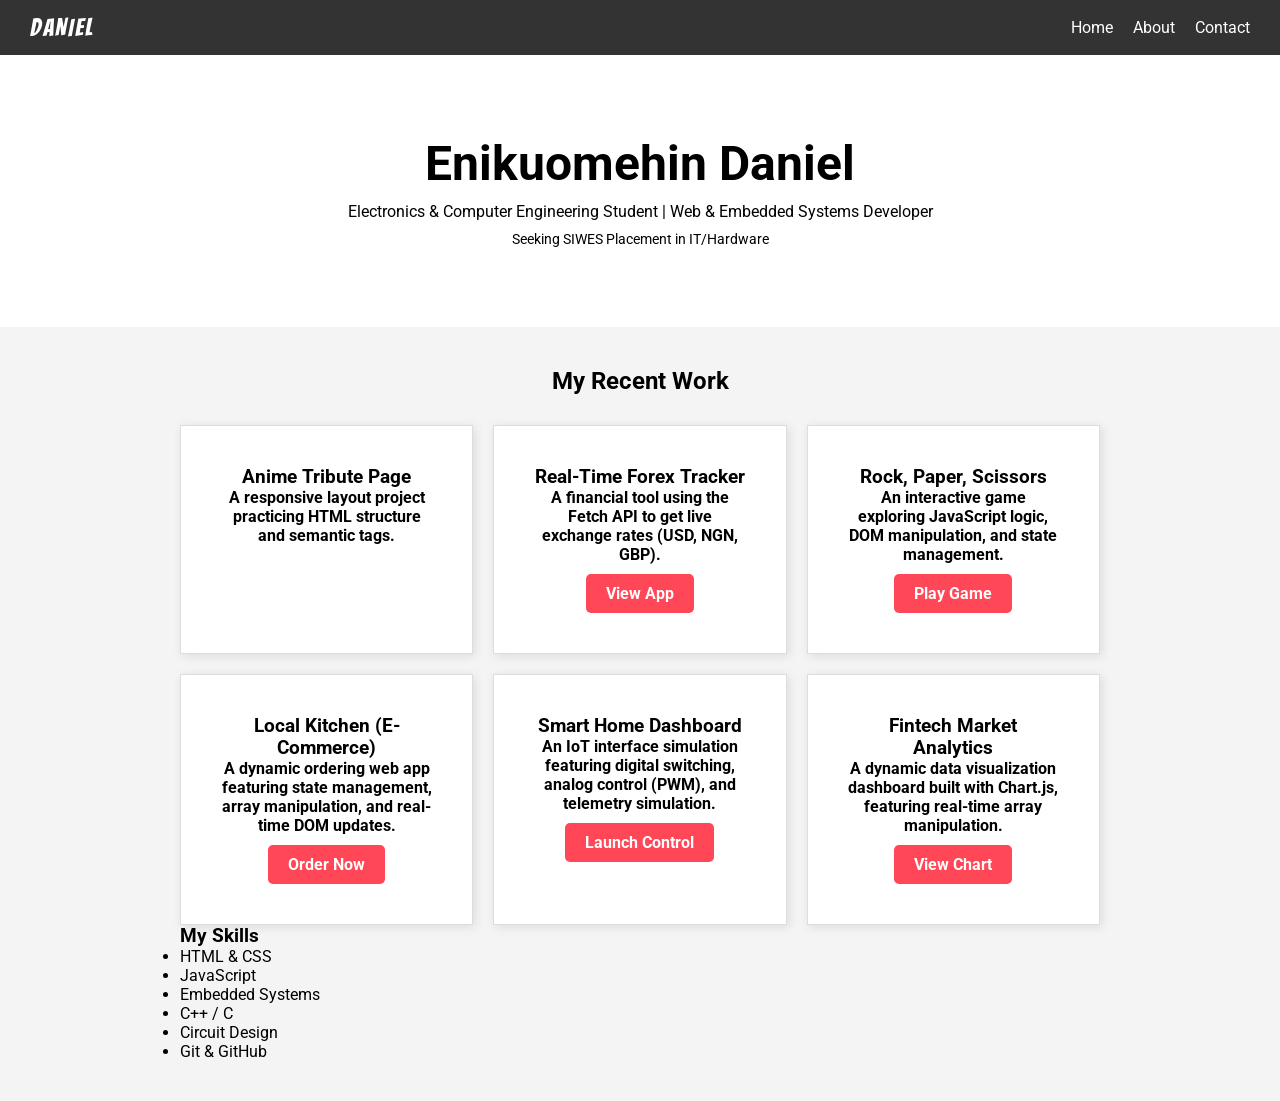
<file: index.html>
<!DOCTYPE html>
<html>
<head>
    <title>Daniel's Portfolio</title>
    <link rel="preconnect" href="https://fonts.googleapis.com">
    <link rel="preconnect" href="https://fonts.gstatic.com" crossorigin>
    <link href="https://fonts.googleapis.com/css2?family=Bangers&family=Roboto:wght@400;700&display=swap" rel="stylesheet">
    
    <style>
        /* 1. Global Reset (CRUCIAL) */
        * {
            box-sizing: border-box;
            margin: 0;
            padding: 0;
        }

        body {
            font-family: 'Roboto', sans-serif;
            background-color: #f4f4f4;
        }

        /* 2. Navbar Styling */
        .navbar {
            background-color: #333; /* Dark Bar */
            color: white;
            display: flex;
            justify-content: space-between; /* Spacing */
            align-items: center; /* Vertical Center */
            padding: 15px 30px;
        }

        .name {
            font-family: 'Bangers', system-ui;
            letter-spacing: 2px;
            font-size: 24px;
        }

        /* Styling the list of links */
        .nav-links {
            list-style: none; /* Remove bullet points */
            display: flex;    /* Make list items sit side-by-side */
            gap: 20px;        /* Space between links */
        }

        .nav-links li {
            cursor: pointer; /* Makes mouse look like a hand */
        }

        .nav-links li:hover {
            color: #ff4757; /* Change color when hovering */
        }

        /* 3. Hero Section */
        .hero {
            text-align: center; /* Center text */
            padding: 80px 20px;
            background-color: white;
        }

        .hero h1 {
            font-size: 48px;
            margin-bottom: 10px;
        }

        /* 4. Projects Grid */
        .work-section {
            padding: 40px;
            max-width: 1000px;
            margin: 0 auto; /* Center the whole block */
        }

        .section-title {
            text-align: center;
            margin-bottom: 30px;
        }

        .project-grid {
            display: grid;
            grid-template-columns: 1fr 1fr 1fr; /* 3 Columns */
            gap: 20px;
        }

        /* Placeholder Card Style */
        .card {
            background-color: white;
            padding: 40px;
            border: 1px solid #ddd;
            text-align: center;
            box-shadow: 2px 2px 10px rgba(0,0,0,0.1);
            font-weight: bold;
        }

        /* 5. Mobile Responsiveness */
        @media (max-width: 600px) {
            .navbar {
                flex-direction: column; /* Stack logo and links */
                gap: 15px;
            }
            
            .project-grid {
                grid-template-columns: 1fr; /* Switch to 1 Column */
            }
        }
            .project-btn {
                display: inline-block;
                margin-top: 10px;
                padding: 10px 20px;
                background-color: #ff4757;
                color: white;
                text-decoration: none;
                border-radius: 5px;
                font-weight: bold;
        }
            .project-btn:hover {
                background-color: #ff6b81;
        }
    </style>
</head>
<body>

    <nav class="navbar">
        <div class="name">DANIEL</div>
        <ul class="nav-links">
            <li>Home</li>
            <li>About</li>
            <li>Contact</li>
        </ul>
    </nav>

    <div class="hero">
    <h1>Enikuomehin Daniel</h1>
    <p>Electronics & Computer Engineering Student | Web & Embedded Systems Developer</p>
    <p style="font-size: 14px; margin-top: 10px;">Seeking SIWES Placement in IT/Hardware</p>
    </div>

    <div class="work-section">
        <h2 class="section-title">My Recent Work</h2>
        
        <div class="project-grid">
    <div class="card">
        <h3>Anime Tribute Page</h3>
        <p>A responsive layout project practicing HTML structure and semantic tags.</p>
    </div>
    <div class="card">
        <h3>Real-Time Forex Tracker</h3>
        <p>A financial tool using the Fetch API to get live exchange rates (USD, NGN, GBP).</p>
        <a href="forex/index.html" class="project-btn" target="_blank">View App</a>
    </div>
    <div class="card">
        <h3>Rock, Paper, Scissors</h3>
        <p>An interactive game exploring JavaScript logic, DOM manipulation, and state management.</p>
        <a href="game/index.html" class="project-btn" target="_blank">Play Game</a>
    </div>
    <div class="card">
        <h3>Local Kitchen (E-Commerce)</h3>
        <p>A dynamic ordering web app featuring state management, array manipulation, and real-time DOM updates.</p>
        <a href="restaurant/index.html" class="project-btn" target="_blank">Order Now</a>
    </div>
    <div class="card">
        <h3>Smart Home Dashboard</h3>
        <p>An IoT interface simulation featuring digital switching, analog control (PWM), and telemetry simulation.</p>
        <a href="iot-dashboard/index.html" class="project-btn" target="_blank">Launch Control</a>
    </div>
    <div class="card">
        <h3>Fintech Market Analytics</h3>
        <p>A dynamic data visualization dashboard built with Chart.js, featuring real-time array manipulation.</p>
        <a href="fintech-chart/index.html" class="project-btn" target="_blank">View Chart</a>
    </div>
    </div>
    
        <h3>My Skills</h3>
        <ul id="skills-list">
        </ul>
    </div>
<script src="script.js"></script>
</body>
</html>
</file>
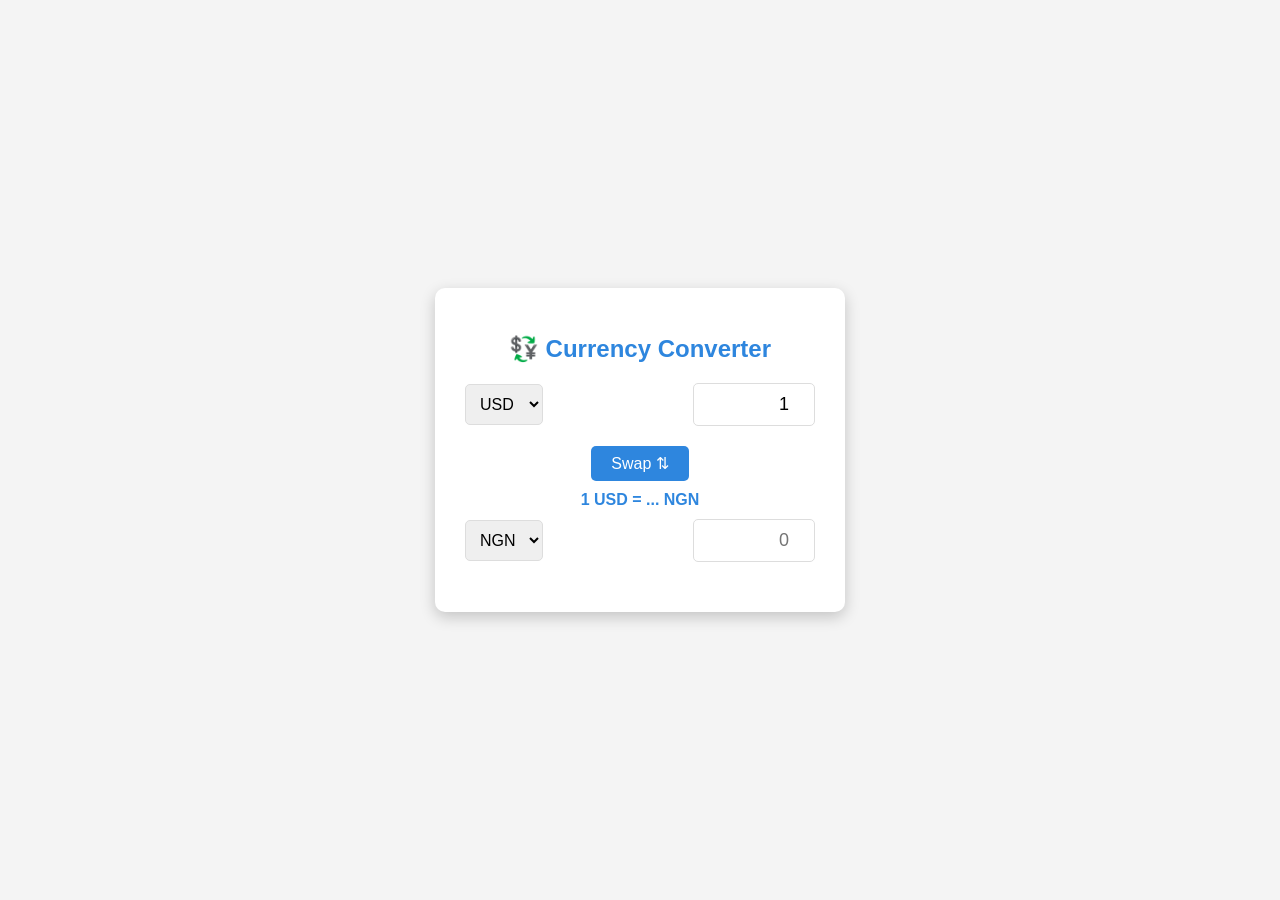
<file: forex/index.html>
<!DOCTYPE html>
<html lang="en">
<head>
    <meta charset="UTF-8">
    <title>Forex Tracker</title>
    <link rel="stylesheet" href="style.css">
</head>
<body>
    <div class="currency-card">
        <h1>💱 Currency Converter</h1>
        
        <div class="controls">
            <select id="currency-one">
                <option value="USD" selected>USD</option>
                <option value="NGN">NGN</option>
                <option value="EUR">EUR</option>
                <option value="GBP">GBP</option>
                <option value="JPY">JPY</option>
            </select>
            
            <input type="number" id="amount-one" value="1" />
        </div>

        <div class="swap-rate-container">
            <button class="btn" id="swap">Swap ⇅</button>
            <div class="rate" id="rate">1 USD = ... NGN</div>
        </div>

        <div class="controls">
            <select id="currency-two">
                <option value="USD">USD</option>
                <option value="NGN" selected>NGN</option>
                <option value="EUR">EUR</option>
                <option value="GBP">GBP</option>
                <option value="JPY">JPY</option>
            </select>
            
            <input type="number" id="amount-two" placeholder="0" />
        </div>
    </div>

    <script src="script.js"></script>
</body>
</html>
</file>
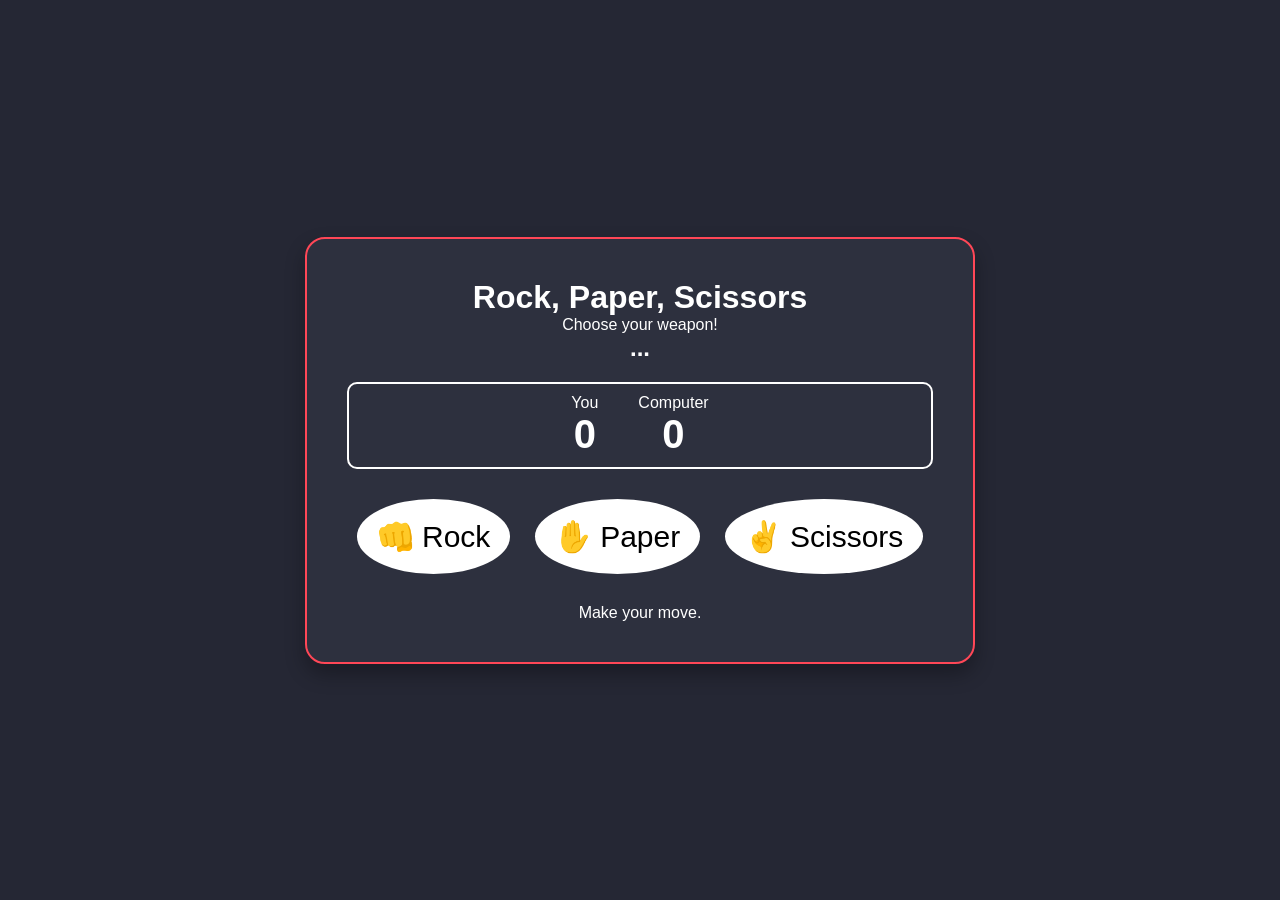
<file: game/index.html>
<!DOCTYPE html>
<html lang="en">
<head>
    <meta charset="UTF-8">
    <title>Rock Paper Scissors</title>
    <link rel="stylesheet" href="style.css">
</head>
<body>

    <div class="game-container">
        <h1>Rock, Paper, Scissors</h1>
        
        <div class="result-area">
            <p>Choose your weapon!</p>
            <h2 id="result-text">...</h2>
        </div>

        <div class="score-board">
            <div class="score-box">
                <p>You</p>
                <span id="user-score">0</span>
            </div>
            <div class="score-box">
                <p>Computer</p>
                <span id="comp-score">0</span>
            </div>
        </div>

        <div class="choices">
            <button class="choice-btn" id="rock">👊 Rock</button>
            <button class="choice-btn" id="paper">✋ Paper</button>
            <button class="choice-btn" id="scissors">✌️ Scissors</button>
        </div>
        
        <p id="action-message">Make your move.</p>
    </div>

    <script src="script.js"></script>
</body>
</html>
</file>
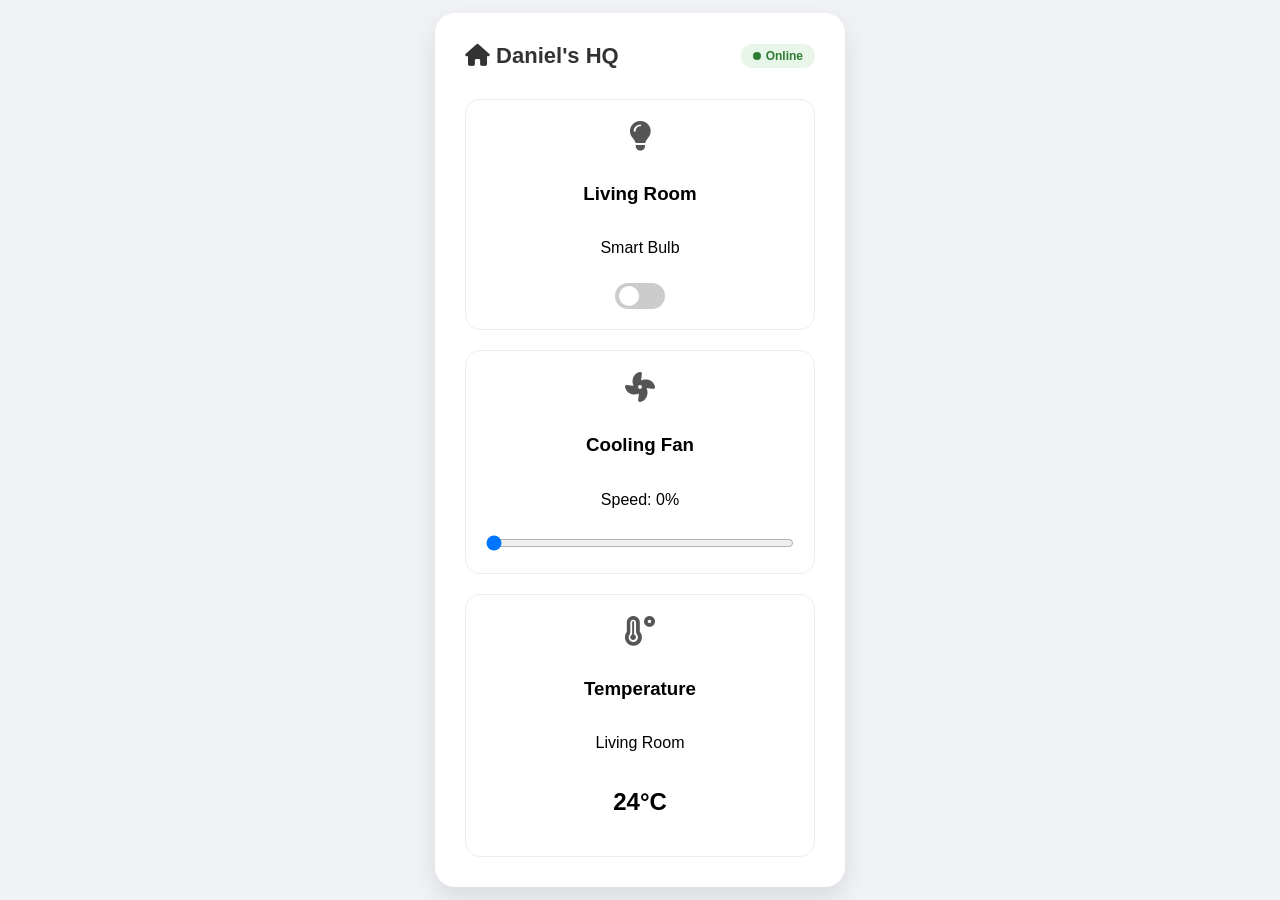
<file: iot-dashboard/index.html>
<!DOCTYPE html>
<html lang="en">
<head>
    <meta charset="UTF-8">
    <meta name="viewport" content="width=device-width, initial-scale=1.0">
    <title>Smart Home Dashboard</title>
    <link rel="stylesheet" href="style.css">
    <link rel="stylesheet" href="https://cdnjs.cloudflare.com/ajax/libs/font-awesome/6.4.0/css/all.min.css">
</head>
<body>

    <div class="dashboard-container">
        
        <header>
            <h1><i class="fas fa-home"></i> Daniel's HQ</h1>
            <div class="status-badge online" id="system-status">
                <span class="dot"></span> Online
            </div>
        </header>

        <div class="devices-grid">

            <div class="card" id="light-card">
                <div class="icon-box">
                    <i class="fas fa-lightbulb" id="light-icon"></i>
                </div>
                <h3>Living Room</h3>
                <p>Smart Bulb</p>
                
                <label class="switch">
                    <input type="checkbox" id="light-toggle">
                    <span class="slider round"></span>
                </label>
            </div>

            <div class="card">
                <div class="icon-box fan-box">
                    <i class="fas fa-fan" id="fan-icon"></i>
                </div>
                <h3>Cooling Fan</h3>
                <p>Speed: <span id="fan-speed-display">0</span>%</p>
                
                <input type="range" min="0" max="100" value="0" class="range-slider" id="fan-slider">
            </div>

            <div class="card">
                <div class="icon-box temp-box">
                    <i class="fas fa-temperature-high"></i>
                </div>
                <h3>Temperature</h3>
                <p>Living Room</p>
                
                <h2 class="sensor-value"><span id="temp-display">24</span>°C</h2>
            </div>

        </div>
    </div>

    <script src="script.js"></script>
</body>
</html>
</file>
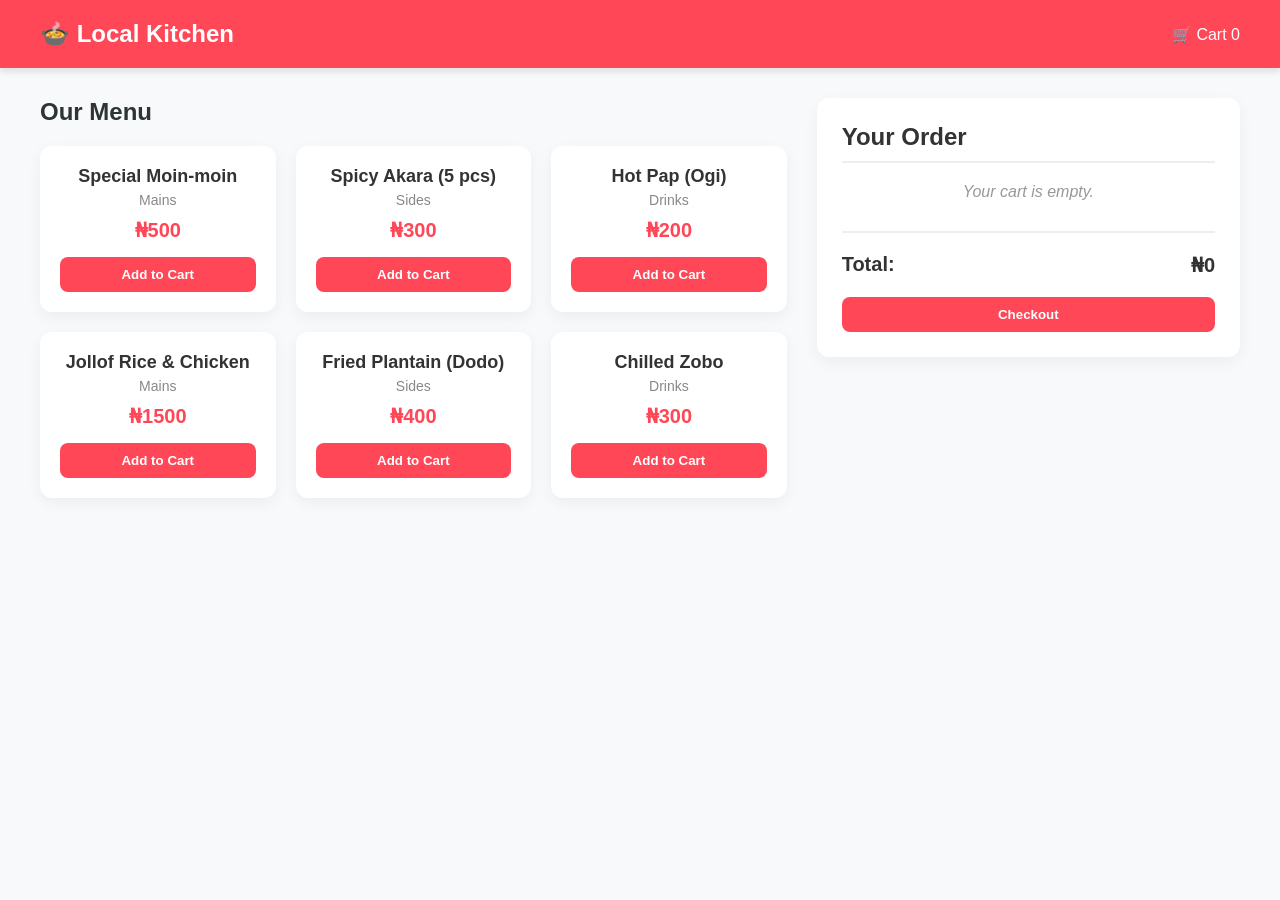
<file: restaurant/index.html>
<!DOCTYPE html>
<html lang="en">
<head>
    <meta charset="UTF-8">
    <meta name="viewport" content="width=device-width, initial-scale=1.0">
    <title>Local Kitchen | Order Fresh</title>
    <link rel="stylesheet" href="style.css">
</head>
<body>

    <header>
        <div class="logo">🍲 Local Kitchen</div>
        <div class="cart-icon">
            🛒 Cart <span id="cart-count">0</span>
        </div>
    </header>

    <main class="app-container">
        
        <section class="menu-section">
            <h2>Our Menu</h2>
            
            <div class="menu-grid" id="menu-grid">
            </div>
        </section>

        <aside class="cart-section">
            <h2>Your Order</h2>
            
            <div class="cart-items" id="cart-items">
                <p class="empty-msg">Your cart is empty.</p> 
            </div>
            
            <div class="cart-summary">
                <div class="total">
                    <span>Total:</span>
                    <span id="total-price">₦0</span>
                </div>
                <button class="checkout-btn" id="checkout-btn">Checkout</button>
            </div>
        </aside>

    </main>

    <script src="script.js"></script>
</body>
</html>
</file>
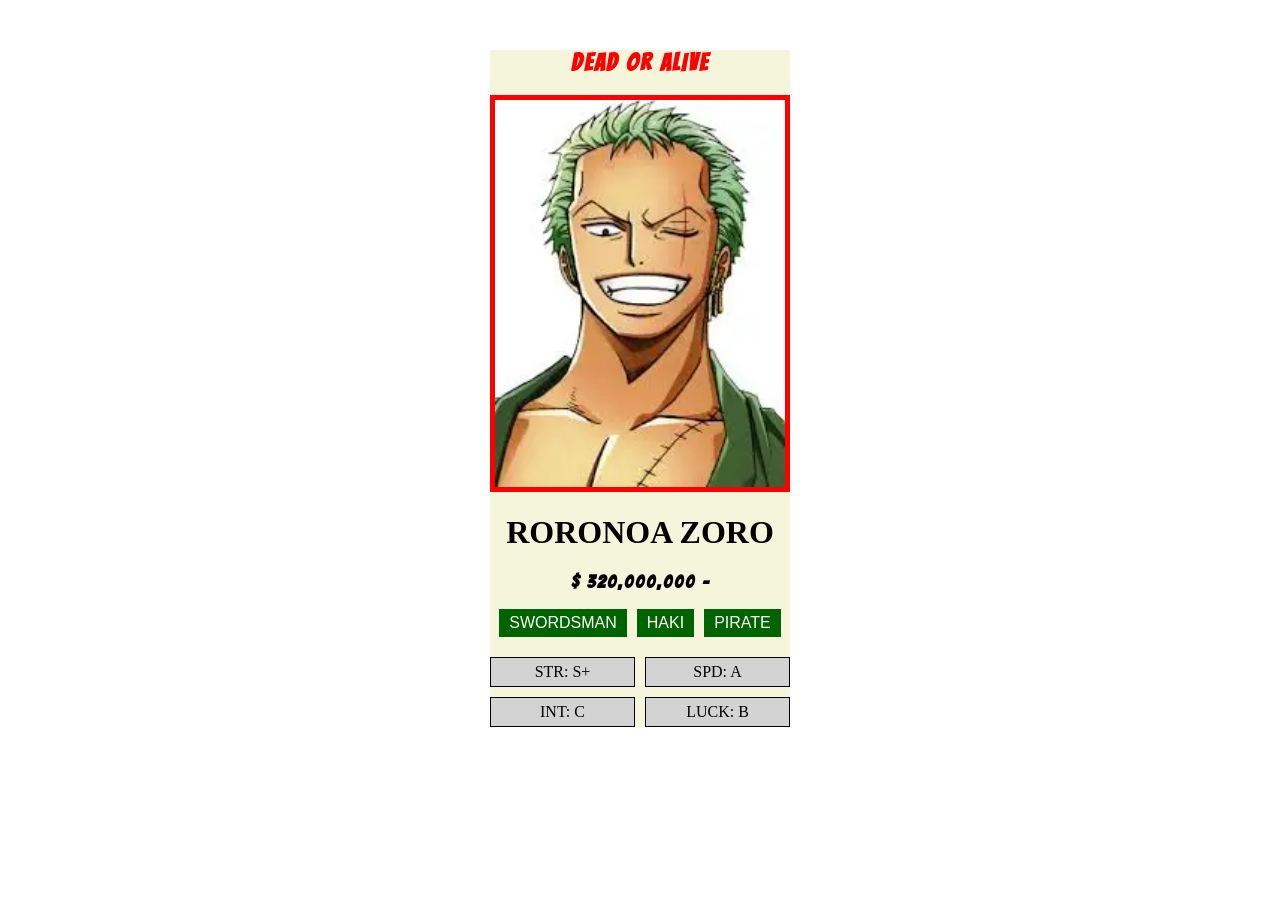
<file: bounty.html>
<!DOCTYPE html>
<html>
    <head>
        <title>BOUNTY POSTER</title>
        <link rel="preconnect" href="https://fonts.googleapis.com">
        <link rel="preconnect" href="https://fonts.gstatic.com" crossorigin>
        <link href="https://fonts.googleapis.com/css2?family=Bangers&family=Roboto:wght@400;700&display=swap" rel="stylesheet">
        <style>
            * {
                box-sizing: border-box;
            }
            .character-name{
                text-align: center;
            }
            .image-container img{
                width: 100%;
                border: 5px solid red;
                display: block;
                margin: 0 auto;
            }
            .bounty-card{
                background-color: beige;
                border: thick;
                width: 300px;
                margin: 50px auto;
            }
            .dead-alive{
                font-family: 'Bangers', system-ui;
                letter-spacing: 2px;
                color: red;
                text-align: center;
            }
            .bounty-amount{
                font-family: 'Bangers', system-ui;
                letter-spacing: 2px;
                color: black;
                text-align: center;
                font-size: large;
                font-weight: bold;
            }
            .skill-badge{
                display: inline-block;
                background-color: darkgreen;
                color: white;
                padding: 5px 10px;
                font-family: sans-serif;
            }
            .skills-container{
                display: flex;
                justify-content: center;
                gap: 10px;
                margin-top: 15px;
            }
            .stats-grid{
                display: grid;
                grid-template-columns: 1fr 1fr;
                gap: 10px;
                margin-top: 20px;
            }
            .stat-box{
                border: 1px solid black;
                padding: 5px;
                text-align: center;
                background-color: lightgrey;
            }
            /* Mobile Optimizations */
            @media (max-width: 500px) {
            /* 1. Make the card fill the screen width */
            .bounty-card {
                width: 90%;       /* Takes up 90% of the screen width */
                margin: 20px auto; /* Less vertical margin */
            }

            /* 2. Stack the stats vertically */
            .stats-grid {
                grid-template-columns: 1fr; /* Change to ONE column */
            }
            /* 3. Make the name smaller so it doesn't break */
            .character-name {
            font-size: 24px;
            }
            }
        </style>
    </head>
    <body>
        <div class="bounty-card">
    <h2 class="dead-alive">DEAD OR ALIVE</h2>
    <div class="image-container">
         <img src="zoro.jpg" alt="Wanted">
    </div>
    <h1 class="character-name">RORONOA ZORO</h1>
    <p class="bounty-amount">$ 320,000,000 -</p>
    <div class="skills-container">
    <span class="skill-badge">SWORDSMAN</span>
    <span class="skill-badge">HAKI</span>
    <span class="skill-badge">PIRATE</span>
    </div>
    <div class="stats-grid">
    <div class="stat-box">STR: S+</div>
    <div class="stat-box">SPD: A</div>
    <div class="stat-box">INT: C</div>
    <div class="stat-box">LUCK: B</div>
    </div>
    </div>
    </body>
</html>
</file>
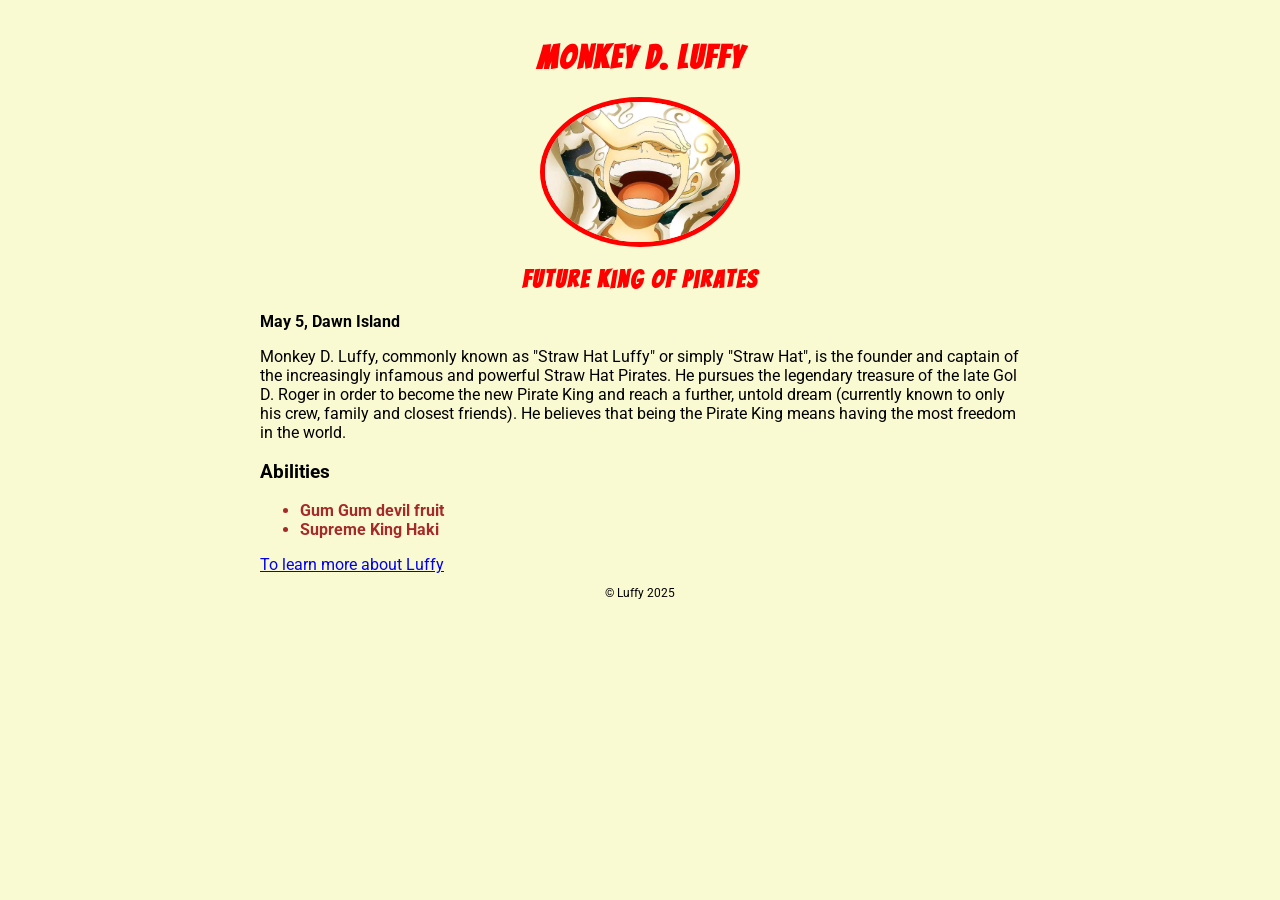
<file: tribute.html>
<!DOCTYPE html>
<html>
    <head>
        <title>Tribute Page</title>
        <link rel="preconnect" href="https://fonts.googleapis.com">
        <link rel="preconnect" href="https://fonts.gstatic.com" crossorigin>
        <link href="https://fonts.googleapis.com/css2?family=Bangers&family=Roboto:wght@400;700&display=swap" rel="stylesheet">
        <style>
            * {
                box-sizing: border-box;
            }
            body{
                background-color: lightgoldenrodyellow;
                max-width: 800px;
                margin: 0 auto;
                padding: 20px;
                font-family: 'Roboto', sans-serif;
            }
            h1,h2{
                font-family: 'Bangers', system-ui;
                letter-spacing: 2px;
                color: red;
                text-align: center;
            }
            #profile-pic{
                width: 200px;
                border-radius: 50%;
                border: 5px solid red;
                display: block;
                margin: 0 auto;
            }
            .stat-item{
                font-weight: bold;
                color: brown;
            }
            .footer-text{
                font-size: 12px;
                text-align: center;
            }
        </style>
    </head>
    <body>
        <header>
            <h1>Monkey D. Luffy</h1>
            <img id="profile-pic" src="Luffy.jpg" alt="Luffy Profile">
            <h2>Future King of Pirates</h2>
        </header>
        <main>
            <section>
                <b>May 5, Dawn Island</b>
                <p>Monkey D. Luffy, commonly known as "Straw Hat Luffy" or simply "Straw Hat", is the founder and captain of the increasingly infamous and powerful Straw Hat Pirates. He pursues the legendary treasure of the late Gol D. Roger in order to become the new Pirate King and reach a further, untold dream (currently known to only his crew, family and closest friends). He believes that being the Pirate King means having the most freedom in the world.</p>
                <h3>Abilities</h3>
                <ul>
                    <li class="stat-item">Gum Gum devil fruit</li>
                    <li class="stat-item">Supreme King Haki</li>
                </ul>
                <a href="https://onepiece.fandom.com/wiki/Monkey_D._Luffy">To learn more about Luffy</a>
            </section>
        </main>
        <footer class="footer-text">
            <p>&copy; Luffy 2025</p>
        </footer>
    </body>
</html>
</file>
<file: forex/style.css>
body {
    background-color: #f4f4f4;
    display: flex;
    align-items: center;
    justify-content: center;
    height: 100vh;
    font-family: Arial, sans-serif;
    margin: 0;
}

.currency-card {
    background-color: white;
    padding: 30px;
    border-radius: 10px;
    box-shadow: 0 5px 15px rgba(0,0,0,0.2);
    text-align: center;
    width: 350px;
}

.currency-card h1 {
    color: #2e86de;
    font-size: 24px;
    margin-bottom: 20px;
}

.controls {
    display: flex;
    align-items: center;
    justify-content: space-between;
    margin-bottom: 20px;
}

select {
    padding: 10px;
    border: 1px solid #ddd;
    border-radius: 5px;
    font-size: 16px;
}

input {
    padding: 10px;
    border: 1px solid #ddd;
    border-radius: 5px;
    font-size: 18px;
    width: 100px;
    text-align: right;
}

.btn {
    background-color: #2e86de;
    color: white;
    border: none;
    padding: 8px 20px;
    border-radius: 5px;
    cursor: pointer;
    font-size: 16px;
}

.rate {
    color: #2e86de;
    font-weight: bold;
    margin: 10px 0;
}
</file>
<file: game/style.css>
* {
    box-sizing: border-box;
    margin: 0;
    padding: 0;
}

body {
    background-color: #252734;
    color: white;
    font-family: sans-serif;
    display: flex;
    justify-content: center;
    align-items: center;
    height: 100vh; /* Full screen height */
}

.game-container {
    text-align: center;
    background-color: #2d303e;
    padding: 40px;
    border-radius: 20px;
    box-shadow: 0 10px 20px rgba(0,0,0,0.3);
    border: 2px solid #ff4757;
}

.score-board {
    display: flex;
    justify-content: center;
    gap: 40px;
    margin: 20px 0;
    border: 2px solid white;
    padding: 10px;
    border-radius: 10px;
}

.score-box span {
    font-size: 40px;
    font-weight: bold;
}

.choices {
    margin: 30px 0;
}

.choice-btn {
    background-color: white;
    border: none;
    font-size: 30px;
    padding: 20px;
    border-radius: 50%; /* Perfect circle */
    cursor: pointer;
    margin: 0 10px;
    transition: 0.3s;
}

.choice-btn:hover {
    background-color: #ff4757; /* Red on hover */
    transform: scale(1.1); /* Grow slightly */
}
</file>
<file: iot-dashboard/style.css>
/* --- 1. General Setup --- */
body {
    font-family: 'Segoe UI', sans-serif;
    background-color: #f0f2f5; /* Light grey engineering background */
    display: flex;
    justify-content: center;
    align-items: center;
    min-height: 100vh; /* Full screen height */
    margin: 0;
}

.dashboard-container {
    background-color: white;
    padding: 30px;
    border-radius: 20px;
    box-shadow: 0 10px 25px rgba(0,0,0,0.1); /* Soft shadow for depth */
    width: 350px; /* Mobile app width */
}

/* --- 2. Header & Status Light --- */
header {
    display: flex;
    justify-content: space-between; /* Pushes Title to left, Status to right */
    align-items: center;
    margin-bottom: 30px;
}

h1 {
    font-size: 22px;
    color: #333;
    margin: 0;
}

.status-badge {
    background-color: #e8f5e9; /* Light green background */
    color: #2e7d32; /* Dark green text */
    padding: 5px 12px;
    border-radius: 20px;
    font-size: 12px;
    font-weight: bold;
    display: flex;
    align-items: center;
    gap: 5px;
}

/* The glowing dot */
.dot {
    height: 8px;
    width: 8px;
    background-color: #2e7d32;
    border-radius: 50%; /* Makes it a perfect circle */
    display: inline-block;
}

/* --- 3. The Card Grid --- */
.devices-grid {
    display: grid;
    gap: 20px; /* Space between cards */
}

.card {
    background: #fff;
    border: 1px solid #eee;
    padding: 20px;
    border-radius: 15px;
    display: flex;
    flex-direction: column;
    align-items: center; /* Center everything */
    text-align: center;
    transition: transform 0.2s;
}

.card:hover {
    transform: translateY(-5px); /* Lift up effect */
    border-color: #007bff; /* Highlight border blue */
}

.icon-box {
    font-size: 30px;
    margin-bottom: 10px;
    color: #555;
    transition: color 0.3s; /* Smooth color change */
}

/* --- 4. The Toggle Switch (The CSS Magic) --- */
.switch {
    position: relative;
    display: inline-block;
    width: 50px;
    height: 26px;
    margin-top: 10px;
}

/* Hide the actual checkbox square */
.switch input { 
    opacity: 0;
    width: 0;
    height: 0;
}

/* The sliding track */
.slider {
    position: absolute;
    cursor: pointer;
    top: 0; left: 0; right: 0; bottom: 0;
    background-color: #ccc; /* Grey when off */
    transition: .4s;
    border-radius: 34px;
}

/* The moving circle knob */
.slider:before {
    position: absolute;
    content: "";
    height: 20px;
    width: 20px;
    left: 4px;
    bottom: 3px;
    background-color: white;
    transition: .4s;
    border-radius: 50%;
}

/* When checkbox is CHECKED, turn background Blue */
input:checked + .slider {
    background-color: #007bff;
}

/* When checkbox is CHECKED, move the knob to the right */
input:checked + .slider:before {
    transform: translateX(24px);
}

/* --- 5. The Fan Slider --- */
input[type=range] {
    width: 100%;
    margin-top: 10px;
}

/* --- 6. Fan Animation --- */
@keyframes spin {
    0% { transform: rotate(0deg); }
    100% { transform: rotate(360deg); }
}
</file>
<file: restaurant/style.css>
/* --- 1. Base Reset & Typography --- */
* {
    margin: 0;
    padding: 0;
    box-sizing: border-box;
    font-family: 'Segoe UI', Tahoma, Geneva, Verdana, sans-serif;
}

body {
    background-color: #f8f9fa; /* Light grey background */
    color: #333;
}

/* --- 2. The Navigation Bar --- */
header {
    background-color: #ff4757; /* Appetizing Red */
    color: white;
    padding: 20px 40px;
    display: flex;
    justify-content: space-between;
    align-items: center;
    box-shadow: 0 4px 6px rgba(0,0,0,0.1);
}

.logo {
    font-size: 24px;
    font-weight: bold;
}

/* --- 3. The Main Layout (Flexbox) --- */
.app-container {
    display: flex;
    gap: 30px;
    padding: 30px 40px;
    max-width: 1400px;
    margin: 0 auto; /* Centers the app on giant screens */
    align-items: flex-start; /* Prevents the cart from stretching down */
}

/* --- 4. The Menu Section (Left Side) --- */
.menu-section {
    flex: 2; /* Takes up 2 parts of the space */
}

.menu-section h2 {
    margin-bottom: 20px;
    color: #2d3436;
}

/* The Grid inside the Menu Section */
.menu-grid {
    display: grid;
    /* This creates responsive columns that auto-fit the screen! */
    grid-template-columns: repeat(auto-fill, minmax(220px, 1fr)); 
    gap: 20px;
}

/* Individual Food Cards */
.menu-card {
    background: white;
    padding: 20px;
    border-radius: 12px;
    box-shadow: 0 5px 15px rgba(0,0,0,0.05);
    text-align: center;
    transition: transform 0.2s; /* Smooth hover effect */
}

.menu-card:hover {
    transform: translateY(-5px); /* Lifts the card up slightly */
}

.menu-card h3 {
    font-size: 18px;
    margin-bottom: 5px;
}

.category {
    color: #888;
    font-size: 14px;
    margin-bottom: 10px;
}

.price {
    font-weight: bold;
    color: #ff4757;
    font-size: 20px;
    margin-bottom: 15px;
}

/* --- 5. The Cart Section (Right Side) --- */
.cart-section {
    flex: 1; /* Takes up 1 part of the space */
    background: white;
    padding: 25px;
    border-radius: 12px;
    box-shadow: 0 5px 15px rgba(0,0,0,0.05);
    position: sticky; /* Keeps the cart on screen when scrolling down */
    top: 20px; 
}

.cart-section h2 {
    margin-bottom: 20px;
    border-bottom: 2px solid #eee;
    padding-bottom: 10px;
}

.empty-msg {
    color: #999;
    font-style: italic;
    text-align: center;
    margin: 20px 0;
}

.cart-summary {
    margin-top: 30px;
    border-top: 2px solid #eee;
    padding-top: 20px;
}

.total {
    display: flex;
    justify-content: space-between;
    font-size: 20px;
    font-weight: bold;
    margin-bottom: 20px;
}

/* --- 6. Buttons --- */
button {
    background-color: #ff4757;
    color: white;
    border: none;
    padding: 10px 20px;
    border-radius: 8px;
    cursor: pointer;
    font-weight: bold;
    width: 100%;
    transition: background 0.3s;
}

button:hover {
    background-color: #ff6b81;
}
/* --- 7. Cart Items Display --- */
.cart-item-display {
    display: flex;
    justify-content: space-between;
    align-items: center;
    margin-bottom: 15px;
    padding-bottom: 10px;
    border-bottom: 1px solid #eee;
    font-size: 15px;
}

.remove-btn {
    background-color: #ff7675;
    color: white;
    border: none;
    padding: 5px 10px;
    border-radius: 5px;
    cursor: pointer;
    width: auto; /* Overrides the 100% width from earlier */
    font-size: 12px;
}

.remove-btn:hover {
    background-color: #d63031;
}
</file>
